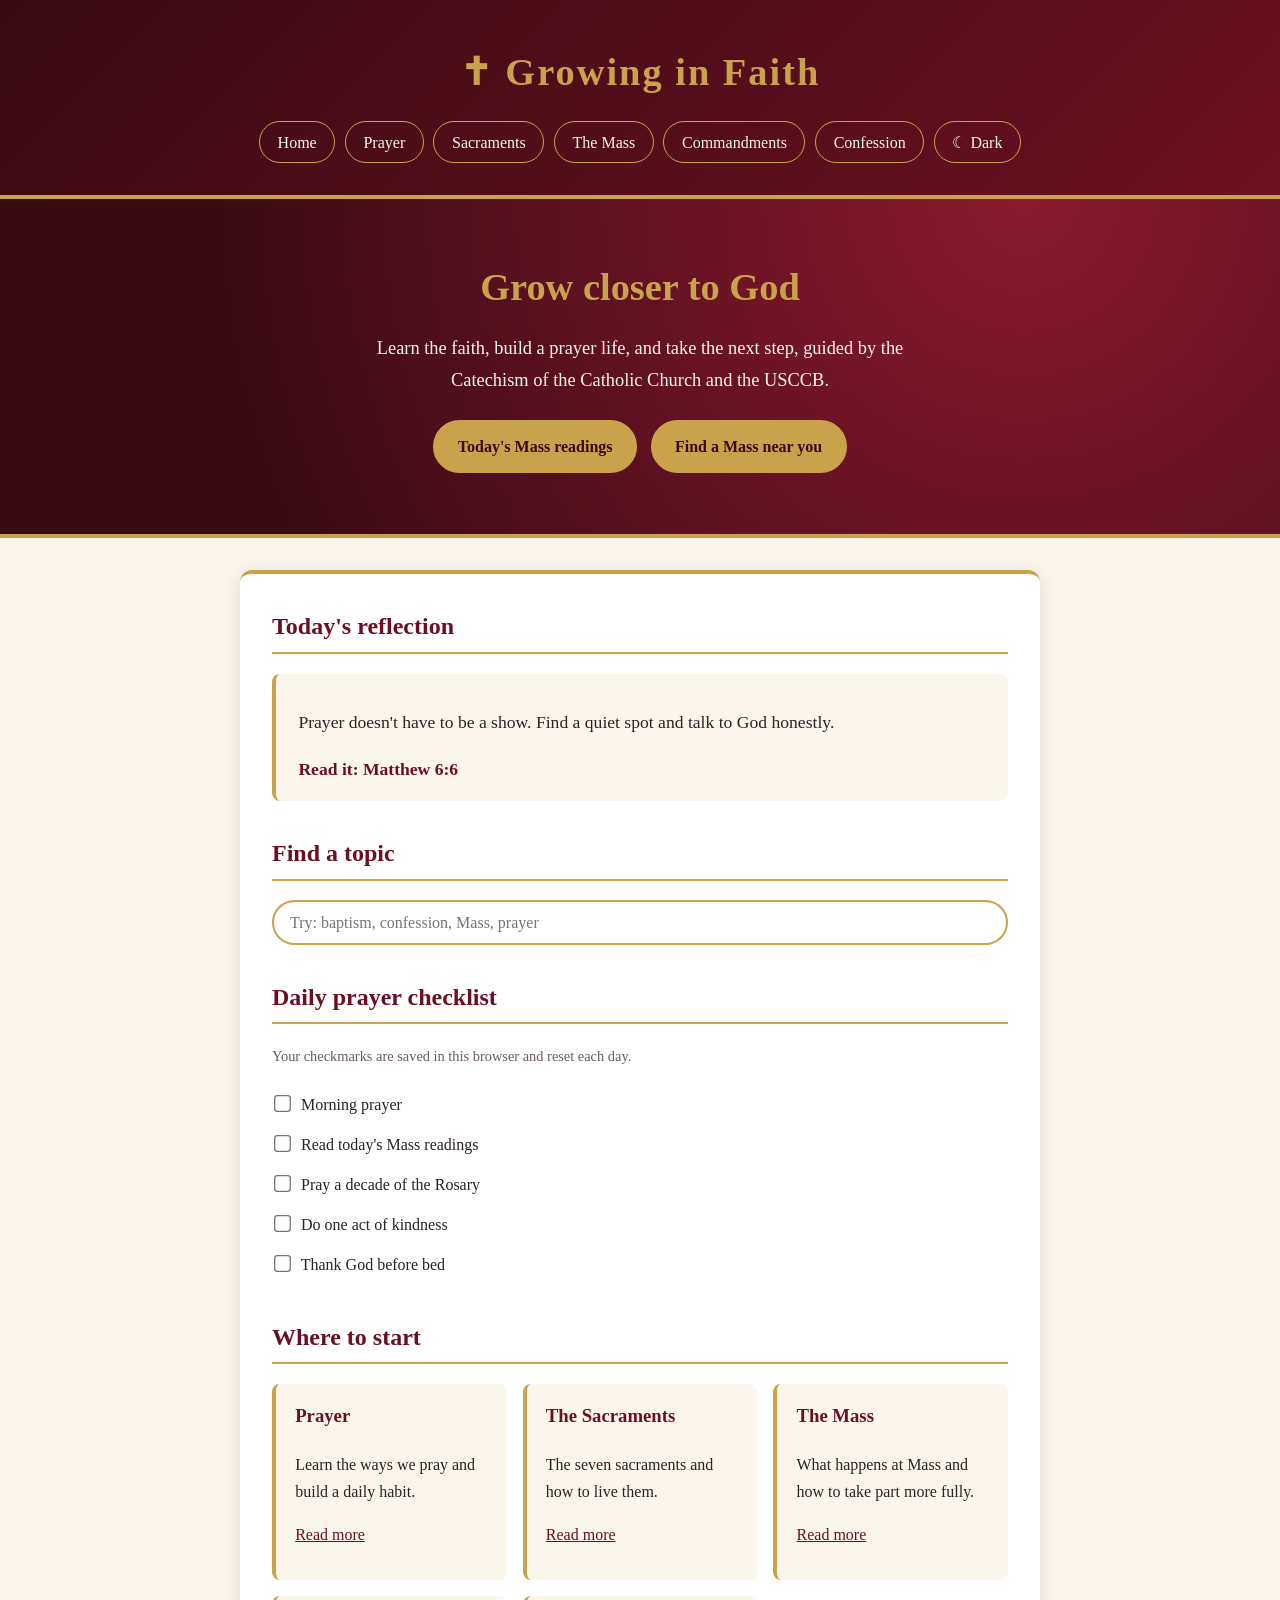
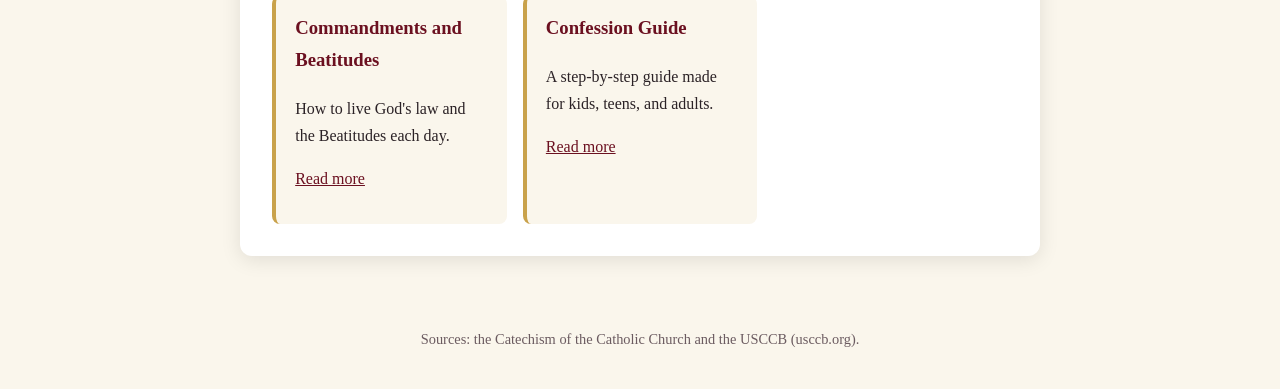
<file: index.html>
<!DOCTYPE html>
<html lang="en">
<head>
  <meta charset="UTF-8">
  <meta name="viewport" content="width=device-width, initial-scale=1">
  <title>Growing in Faith</title>
  <link rel="stylesheet" href="style.css">
  <link rel="icon" type="image/svg+xml" href="favicon.svg">
</head>
<body>
  <header>
    <h1><span class="cross">&#10013;</span> Growing in Faith</h1>
    <nav>
      <a href="index.html">Home</a>
      <a href="prayer.html">Prayer</a>
      <a href="sacraments.html">Sacraments</a>
      <a href="mass.html">The Mass</a>
      <a href="commandments.html">Commandments</a>
      <a href="confession.html">Confession</a>
    </nav>
  </header>

  <section class="hero">
    <h2>Grow closer to God</h2>
    <p>Learn the faith, build a prayer life, and take the next step,
    guided by the Catechism of the Catholic Church and the USCCB.</p>
    <a class="button" href="https://bible.usccb.org/daily-bible-reading" target="_blank" rel="noopener">Today's Mass readings</a>
    <a class="button" href="https://masstimes.org" target="_blank" rel="noopener">Find a Mass near you</a>
  </section>

  <main>
    <h2>Today's reflection</h2>
    <div class="daily">
      <p id="daily-text"></p>
      <p class="ref" id="daily-ref"></p>
    </div>

    <h2>Find a topic</h2>
    <input id="search-box" type="search" placeholder="Try: baptism, confession, Mass, prayer">
    <div id="search-results"></div>

    <h2>Daily prayer checklist</h2>
    <p class="small">Your checkmarks are saved in this browser and reset each day.</p>
    <ul id="checklist"></ul>

    <h2>Where to start</h2>
    <div class="cards">
      <div class="card">
        <h3>Prayer</h3>
        <p>Learn the ways we pray and build a daily habit.</p>
        <p><a href="prayer.html">Read more</a></p>
      </div>
      <div class="card">
        <h3>The Sacraments</h3>
        <p>The seven sacraments and how to live them.</p>
        <p><a href="sacraments.html">Read more</a></p>
      </div>
      <div class="card">
        <h3>The Mass</h3>
        <p>What happens at Mass and how to take part more fully.</p>
        <p><a href="mass.html">Read more</a></p>
      </div>      <div class="card">
        <h3>Commandments and Beatitudes</h3>
        <p>How to live God's law and the Beatitudes each day.</p>
        <p><a href="commandments.html">Read more</a></p>
      </div>      <div class="card">
        <h3>Confession Guide</h3>
        <p>A step-by-step guide made for kids, teens, and adults.</p>
        <p><a href="confession.html">Read more</a></p>
      </div>
    </div>
  </main>

  <footer>
    <p>Sources: the Catechism of the Catholic Church and the USCCB (usccb.org).</p>
  </footer>

  <script src="script.js"></script>
  <script src="theme.js"></script>
  <script src="animations.js"></script>
  <script src="effects.js"></script>
</body>
</html>
</file>
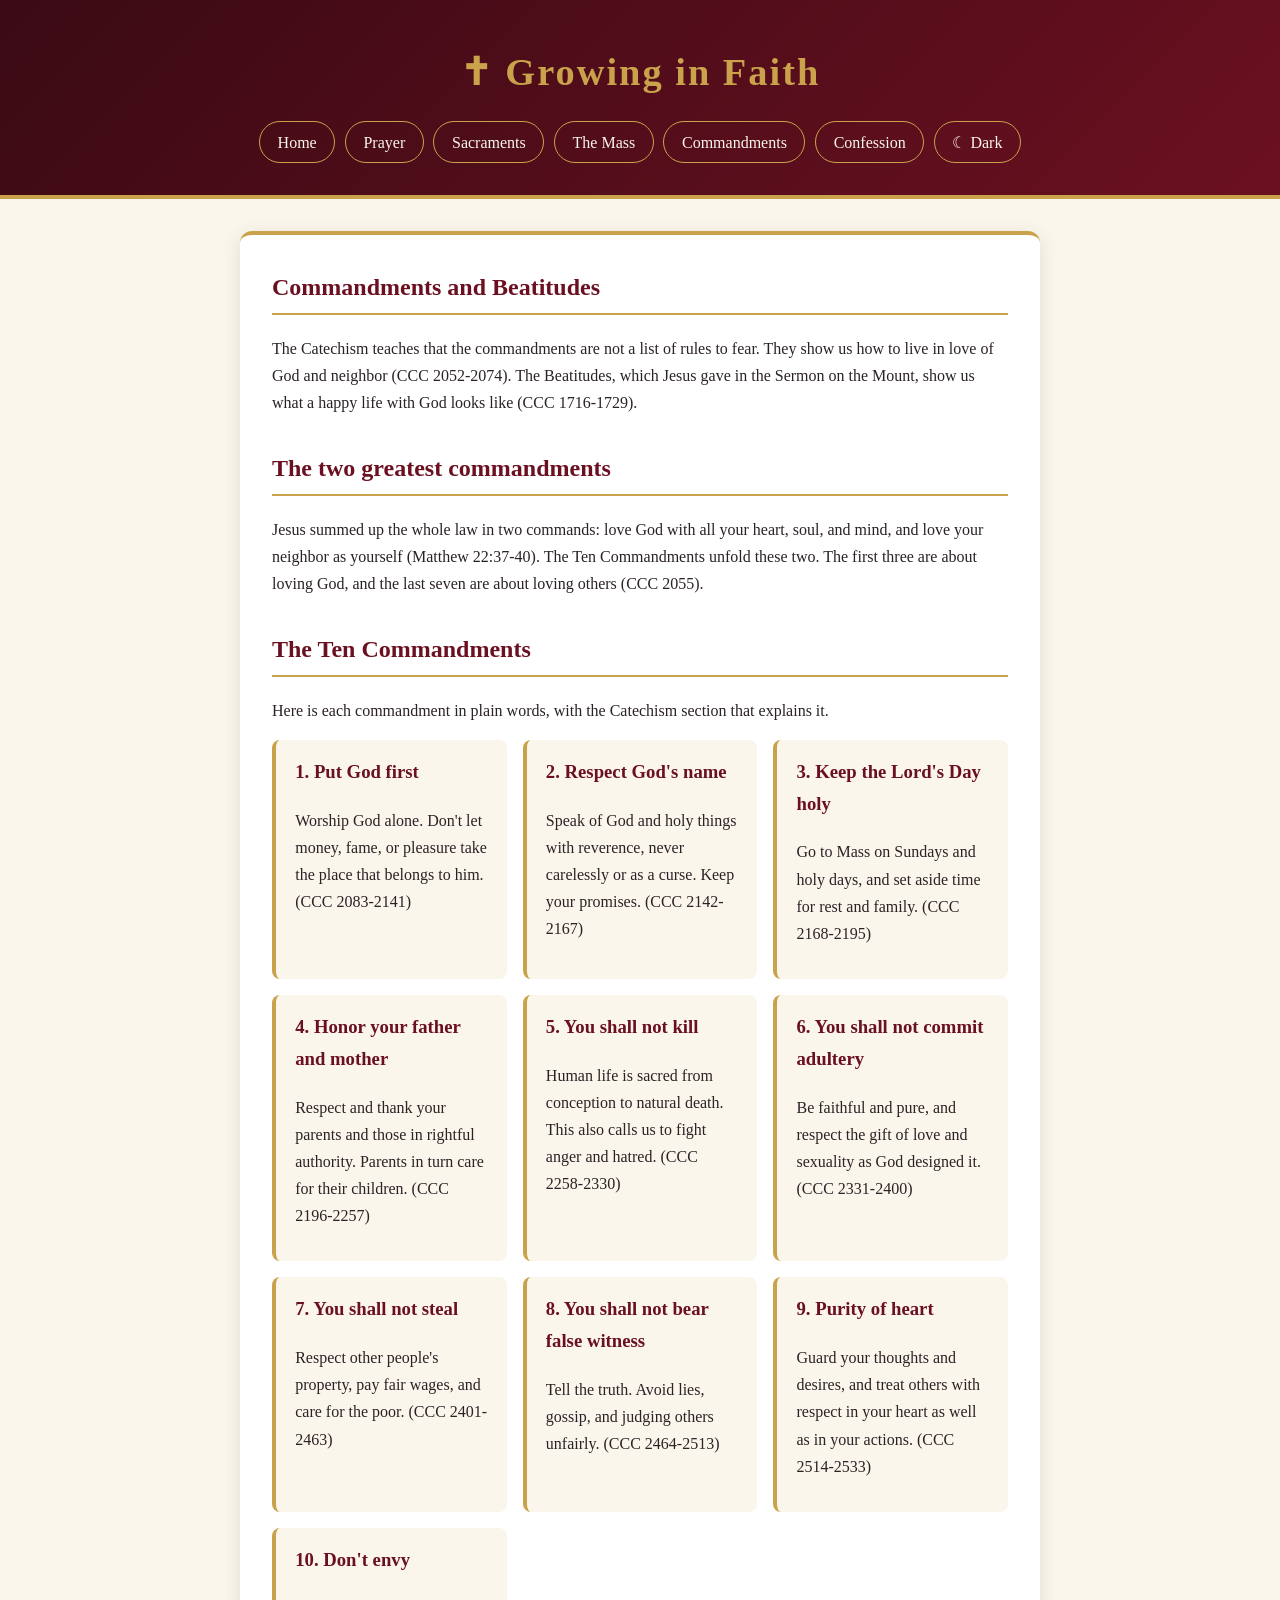
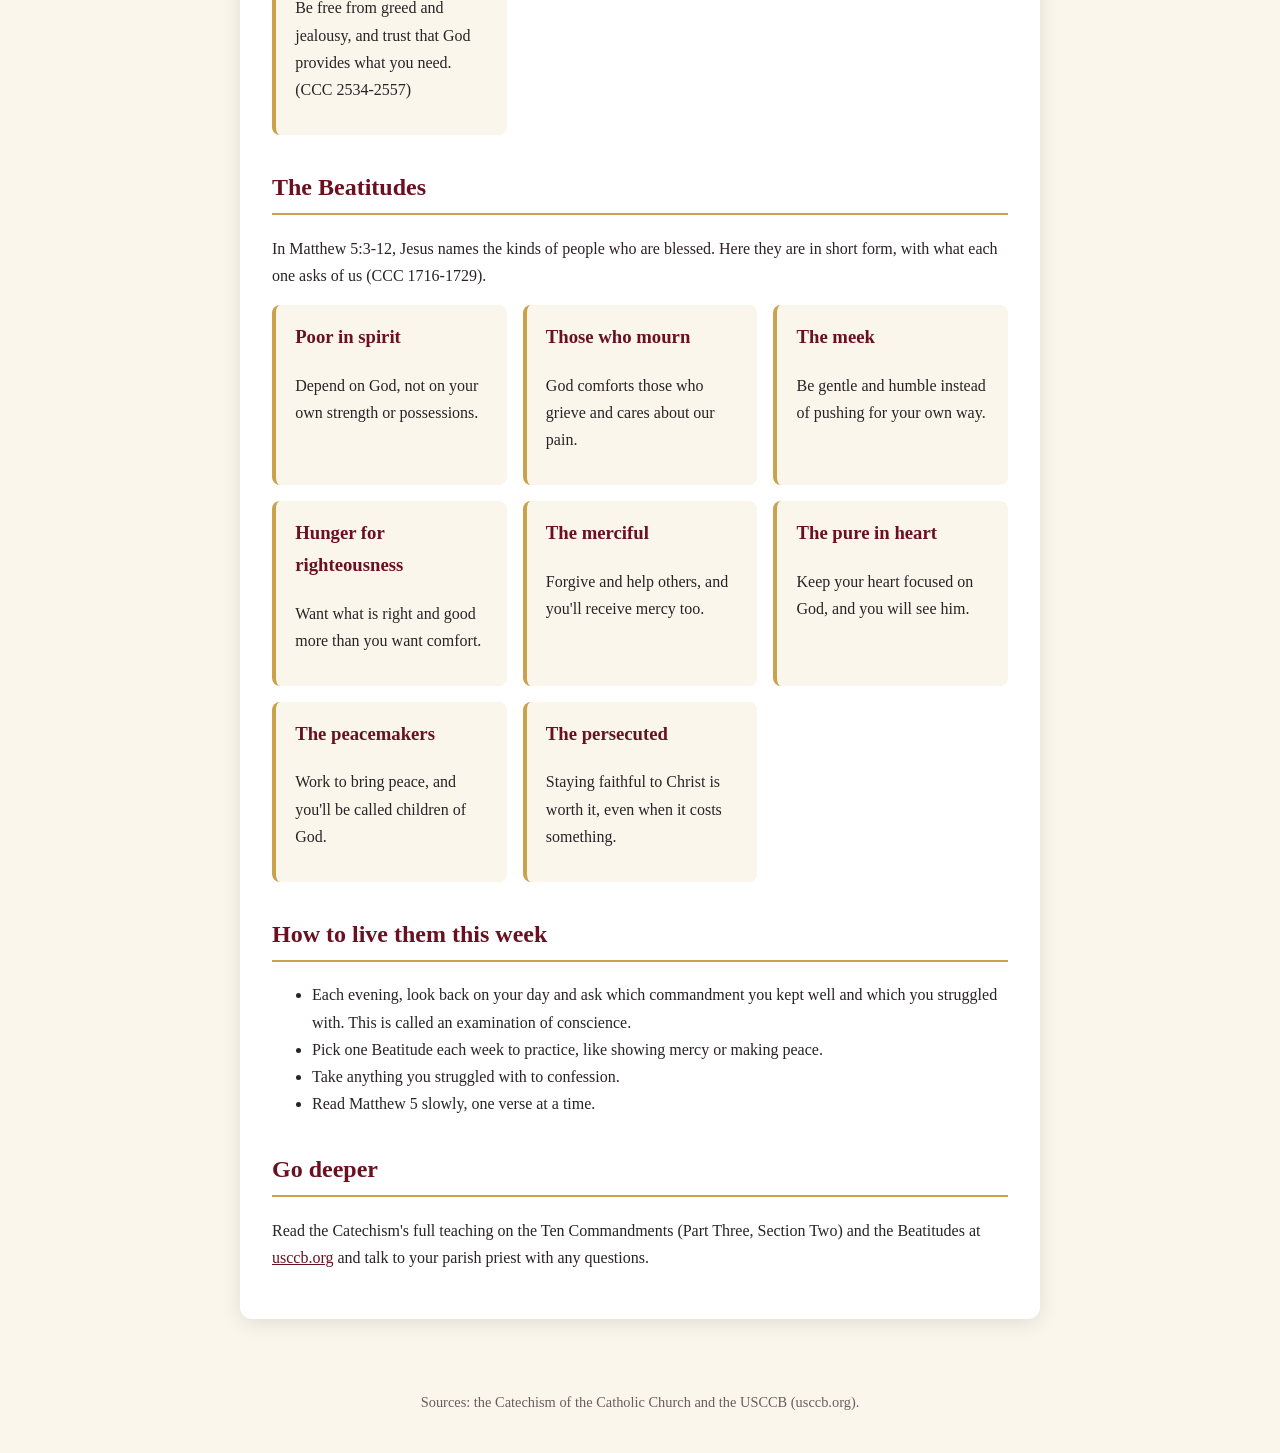
<file: commandments.html>
<!DOCTYPE html>
<html lang="en">
<head>
  <meta charset="UTF-8">
  <meta name="viewport" content="width=device-width, initial-scale=1">
  <title>Commandments and Beatitudes - Growing in Faith</title>
  <link rel="stylesheet" href="style.css">
</head>
<body>
  <header>
    <h1><span class="cross">&#10013;</span> Growing in Faith</h1>
    <nav>
      <a href="index.html">Home</a>
      <a href="prayer.html">Prayer</a>
      <a href="sacraments.html">Sacraments</a>
      <a href="mass.html">The Mass</a>
      <a href="commandments.html">Commandments</a>
      <a href="confession.html">Confession</a>
    </nav>
  </header>

  <main>
    <h2>Commandments and Beatitudes</h2>
    <p>The Catechism teaches that the commandments are not a list of
    rules to fear. They show us how to live in love of God and neighbor
    (CCC 2052-2074). The Beatitudes, which Jesus gave in the Sermon on
    the Mount, show us what a happy life with God looks like
    (CCC 1716-1729).</p>

    <h2>The two greatest commandments</h2>
    <p>Jesus summed up the whole law in two commands: love God with all
    your heart, soul, and mind, and love your neighbor as yourself
    (Matthew 22:37-40). The Ten Commandments unfold these two. The first
    three are about loving God, and the last seven are about loving
    others (CCC 2055).</p>

    <h2>The Ten Commandments</h2>
    <p>Here is each commandment in plain words, with the Catechism
    section that explains it.</p>

    <div class="cards">
      <div class="card">
        <h3>1. Put God first</h3>
        <p>Worship God alone. Don't let money, fame, or pleasure take the
        place that belongs to him. (CCC 2083-2141)</p>
      </div>
      <div class="card">
        <h3>2. Respect God's name</h3>
        <p>Speak of God and holy things with reverence, never carelessly
        or as a curse. Keep your promises. (CCC 2142-2167)</p>
      </div>
      <div class="card">
        <h3>3. Keep the Lord's Day holy</h3>
        <p>Go to Mass on Sundays and holy days, and set aside time for
        rest and family. (CCC 2168-2195)</p>
      </div>
      <div class="card">
        <h3>4. Honor your father and mother</h3>
        <p>Respect and thank your parents and those in rightful
        authority. Parents in turn care for their children.
        (CCC 2196-2257)</p>
      </div>
      <div class="card">
        <h3>5. You shall not kill</h3>
        <p>Human life is sacred from conception to natural death. This
        also calls us to fight anger and hatred. (CCC 2258-2330)</p>
      </div>
      <div class="card">
        <h3>6. You shall not commit adultery</h3>
        <p>Be faithful and pure, and respect the gift of love and
        sexuality as God designed it. (CCC 2331-2400)</p>
      </div>
      <div class="card">
        <h3>7. You shall not steal</h3>
        <p>Respect other people's property, pay fair wages, and care
        for the poor. (CCC 2401-2463)</p>
      </div>
      <div class="card">
        <h3>8. You shall not bear false witness</h3>
        <p>Tell the truth. Avoid lies, gossip, and judging others
        unfairly. (CCC 2464-2513)</p>
      </div>
      <div class="card">
        <h3>9. Purity of heart</h3>
        <p>Guard your thoughts and desires, and treat others with
        respect in your heart as well as in your actions.
        (CCC 2514-2533)</p>
      </div>
      <div class="card">
        <h3>10. Don't envy</h3>
        <p>Be free from greed and jealousy, and trust that God provides
        what you need. (CCC 2534-2557)</p>
      </div>
    </div>

    <h2>The Beatitudes</h2>
    <p>In Matthew 5:3-12, Jesus names the kinds of people who are
    blessed. Here they are in short form, with what each one asks of
    us (CCC 1716-1729).</p>

    <div class="cards">
      <div class="card">
        <h3>Poor in spirit</h3>
        <p>Depend on God, not on your own strength or possessions.</p>
      </div>
      <div class="card">
        <h3>Those who mourn</h3>
        <p>God comforts those who grieve and cares about our pain.</p>
      </div>
      <div class="card">
        <h3>The meek</h3>
        <p>Be gentle and humble instead of pushing for your own way.</p>
      </div>
      <div class="card">
        <h3>Hunger for righteousness</h3>
        <p>Want what is right and good more than you want comfort.</p>
      </div>
      <div class="card">
        <h3>The merciful</h3>
        <p>Forgive and help others, and you'll receive mercy too.</p>
      </div>
      <div class="card">
        <h3>The pure in heart</h3>
        <p>Keep your heart focused on God, and you will see him.</p>
      </div>
      <div class="card">
        <h3>The peacemakers</h3>
        <p>Work to bring peace, and you'll be called children of God.</p>
      </div>
      <div class="card">
        <h3>The persecuted</h3>
        <p>Staying faithful to Christ is worth it, even when it costs
        something.</p>
      </div>
    </div>

    <h2>How to live them this week</h2>
    <ul>
      <li>Each evening, look back on your day and ask which commandment you kept well and which you struggled with. This is called an examination of conscience.</li>
      <li>Pick one Beatitude each week to practice, like showing mercy or making peace.</li>
      <li>Take anything you struggled with to confession.</li>
      <li>Read Matthew 5 slowly, one verse at a time.</li>
    </ul>

    <h2>Go deeper</h2>
    <p>Read the Catechism's full teaching on the Ten Commandments
    (Part Three, Section Two) and the Beatitudes at
    <a href="https://www.usccb.org/sites/default/files/flipbooks/catechism/">usccb.org</a>
    and talk to your parish priest with any questions.</p>
  </main>

  <footer>
    <p>Sources: the Catechism of the Catholic Church and the USCCB (usccb.org).</p>
  </footer>

  <script src="theme.js"></script>
  <script src="animations.js"></script>
  <script src="effects.js"></script>
</body>
</html>
</file>
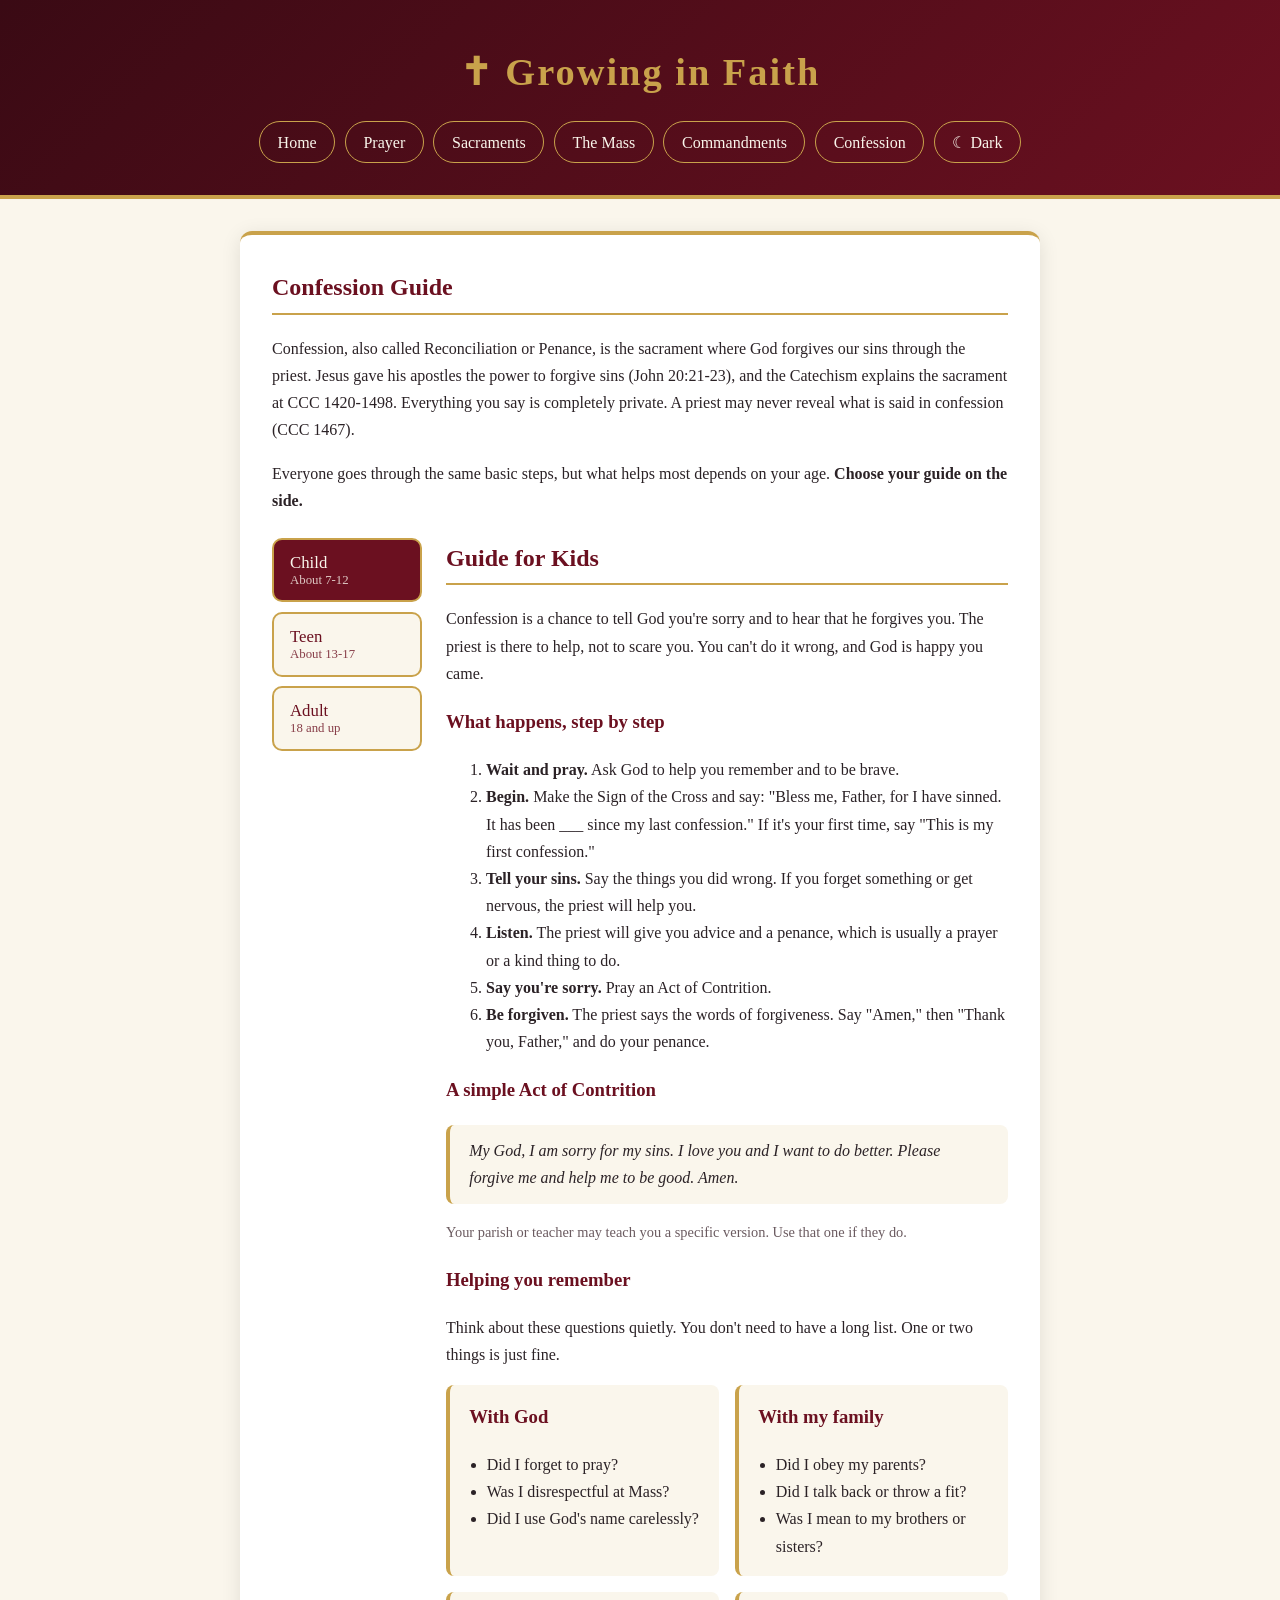
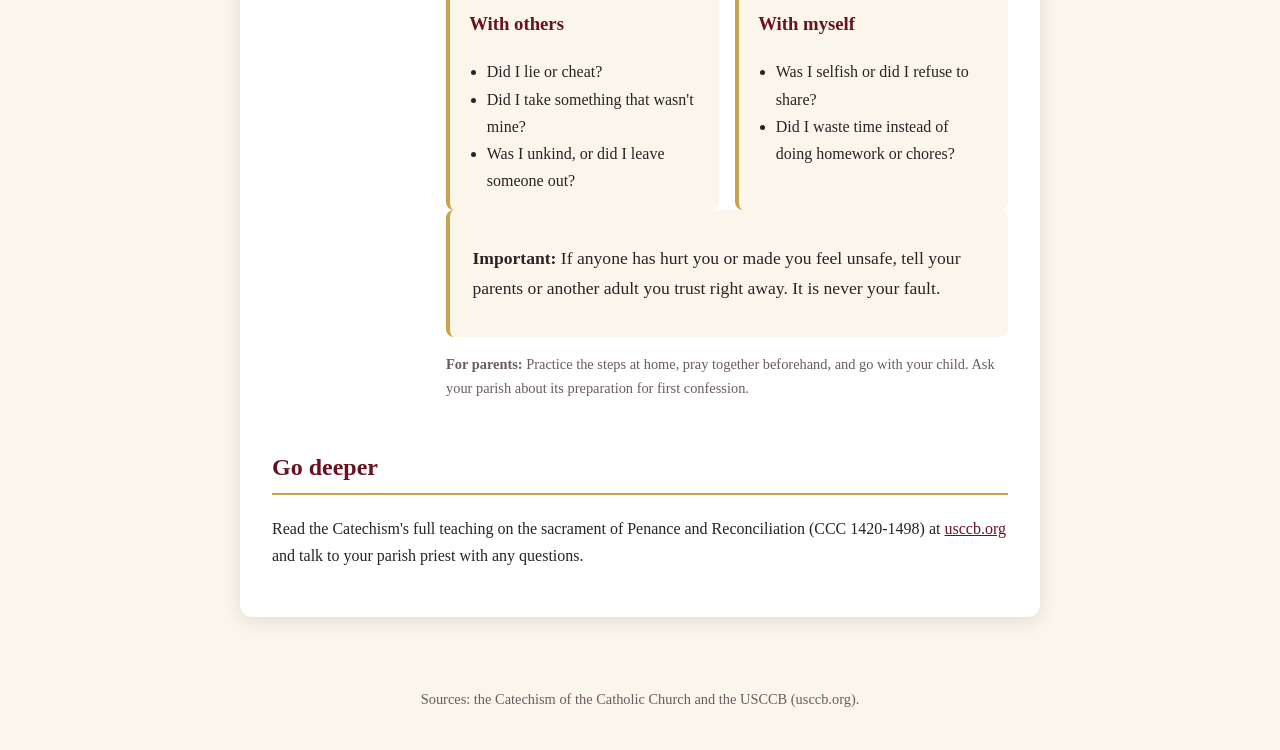
<file: confession.html>
<!DOCTYPE html>
<html lang="en">
<head>
  <meta charset="UTF-8">
  <meta name="viewport" content="width=device-width, initial-scale=1">
  <title>Confession Guide - Growing in Faith</title>
  <link rel="stylesheet" href="style.css">
</head>
<body>
  <header>
    <h1><span class="cross">&#10013;</span> Growing in Faith</h1>
    <nav>
      <a href="index.html">Home</a>
      <a href="prayer.html">Prayer</a>
      <a href="sacraments.html">Sacraments</a>
      <a href="mass.html">The Mass</a>
      <a href="commandments.html">Commandments</a>
      <a href="confession.html">Confession</a>
    </nav>
  </header>

  <main>
    <h2>Confession Guide</h2>
    <p>Confession, also called Reconciliation or Penance, is the sacrament
    where God forgives our sins through the priest. Jesus gave his apostles
    the power to forgive sins (John 20:21-23), and the Catechism explains
    the sacrament at CCC 1420-1498. Everything you say is completely
    private. A priest may never reveal what is said in confession
    (CCC 1467).</p>
    <p>Everyone goes through the same basic steps, but what helps most
    depends on your age. <strong>Choose your guide on the side.</strong></p>

    <div class="tabs-layout">
      <div class="tab-list" role="tablist" aria-label="Choose your age group">
        <button class="tab-btn" data-tab="child" role="tab">Child<small>About 7-12</small></button>
        <button class="tab-btn" data-tab="teen" role="tab">Teen<small>About 13-17</small></button>
        <button class="tab-btn" data-tab="adult" role="tab">Adult<small>18 and up</small></button>
      </div>

      <div class="tab-content">

        <!-- ================= CHILD ================= -->
        <section class="tab-panel" id="child">
          <h2>Guide for Kids</h2>
          <p>Confession is a chance to tell God you're sorry and to hear
          that he forgives you. The priest is there to help, not to
          scare you. You can't do it wrong, and God is happy you came.</p>

          <h3>What happens, step by step</h3>
          <ol>
            <li><strong>Wait and pray.</strong> Ask God to help you remember and to be brave.</li>
            <li><strong>Begin.</strong> Make the Sign of the Cross and say: "Bless me, Father, for I have sinned. It has been ___ since my last confession." If it's your first time, say "This is my first confession."</li>
            <li><strong>Tell your sins.</strong> Say the things you did wrong. If you forget something or get nervous, the priest will help you.</li>
            <li><strong>Listen.</strong> The priest will give you advice and a penance, which is usually a prayer or a kind thing to do.</li>
            <li><strong>Say you're sorry.</strong> Pray an Act of Contrition.</li>
            <li><strong>Be forgiven.</strong> The priest says the words of forgiveness. Say "Amen," then "Thank you, Father," and do your penance.</li>
          </ol>

          <h3>A simple Act of Contrition</h3>
          <p class="prayer-text">My God, I am sorry for my sins. I love you
          and I want to do better. Please forgive me and help me
          to be good. Amen.</p>
          <p class="small">Your parish or teacher may teach you a specific
          version. Use that one if they do.</p>

          <h3>Helping you remember</h3>
          <p>Think about these questions quietly. You don't need to have a
          long list. One or two things is just fine.</p>
          <div class="cards">
            <div class="card">
              <h3>With God</h3>
              <ul>
                <li>Did I forget to pray?</li>
                <li>Was I disrespectful at Mass?</li>
                <li>Did I use God's name carelessly?</li>
              </ul>
            </div>
            <div class="card">
              <h3>With my family</h3>
              <ul>
                <li>Did I obey my parents?</li>
                <li>Did I talk back or throw a fit?</li>
                <li>Was I mean to my brothers or sisters?</li>
              </ul>
            </div>
            <div class="card">
              <h3>With others</h3>
              <ul>
                <li>Did I lie or cheat?</li>
                <li>Did I take something that wasn't mine?</li>
                <li>Was I unkind, or did I leave someone out?</li>
              </ul>
            </div>
            <div class="card">
              <h3>With myself</h3>
              <ul>
                <li>Was I selfish or did I refuse to share?</li>
                <li>Did I waste time instead of doing homework or chores?</li>
              </ul>
            </div>
          </div>

          <div class="daily">
            <p><strong>Important:</strong> If anyone has hurt you or made
            you feel unsafe, tell your parents or another adult you trust
            right away. It is never your fault.</p>
          </div>

          <p class="small"><strong>For parents:</strong> Practice the steps at
          home, pray together beforehand, and go with your child. Ask your
          parish about its preparation for first confession.</p>
        </section>

        <!-- ================= TEEN ================= -->
        <section class="tab-panel" id="teen">
          <h2>Guide for Teens</h2>
          <p>Confession is for real life, and the priest has heard it all.
          He's there to help you, not to judge you. It's private, and it
          is one of the best ways to reset when things feel heavy.</p>

          <h3>What happens, step by step</h3>
          <ol>
            <li><strong>Prepare.</strong> Take a few quiet minutes to pray and think back over your life since your last confession.</li>
            <li><strong>Begin.</strong> Make the Sign of the Cross and say: "Bless me, Father, for I have sinned. It has been ___ since my last confession."</li>
            <li><strong>Confess.</strong> Tell your sins honestly. For serious sins, say what it was and about how often (CCC 1456). If you're nervous, it's fine to say so.</li>
            <li><strong>Listen.</strong> The priest may give advice and will give you a penance.</li>
            <li><strong>Act of Contrition.</strong> Pray it, in your own words or a traditional form.</li>
            <li><strong>Absolution.</strong> The priest forgives you in God's name. Then do your penance.</li>
          </ol>

          <h3>A traditional Act of Contrition</h3>
          <p class="prayer-text">O my God, I am heartily sorry for having
          offended Thee, and I detest all my sins because of Thy just
          punishments, but most of all because they offend Thee, my God,
          who art all good and deserving of all my love. I firmly resolve,
          with the help of Thy grace, to sin no more and to avoid the near
          occasion of sin. Amen.</p>

          <h3>Looking honestly at your life</h3>
          <div class="cards">
            <div class="card">
              <h3>Faith</h3>
              <ul>
                <li>Did I skip Mass or prayer without a good reason?</li>
                <li>Was I embarrassed to be Catholic?</li>
                <li>Did I treat holy things as a joke?</li>
              </ul>
            </div>
            <div class="card">
              <h3>Family</h3>
              <ul>
                <li>Did I disrespect or lie to my parents?</li>
                <li>Did I ignore rules I knew were reasonable?</li>
                <li>Was I cruel to siblings?</li>
              </ul>
            </div>
            <div class="card">
              <h3>Friends and school</h3>
              <ul>
                <li>Did I cheat, lie, or gossip?</li>
                <li>Did I bully, tease, or leave someone out?</li>
                <li>Did I give in to peer pressure?</li>
              </ul>
            </div>
            <div class="card">
              <h3>Phone and online</h3>
              <ul>
                <li>Did I say or post cruel things?</li>
                <li>Did I look at, send, or share things that disrespect me or others?</li>
                <li>Did screens take over my time, sleep, or prayer?</li>
              </ul>
            </div>
            <div class="card">
              <h3>Choices and body</h3>
              <ul>
                <li>Did I misuse alcohol or drugs?</li>
                <li>Did I treat my body and other people with respect?</li>
                <li>Did I pressure anyone to do something they didn't want to?</li>
              </ul>
            </div>
          </div>

          <h3>Tips</h3>
          <ul>
            <li>Not sure if something is serious? Say it and ask the priest.</li>
            <li>Nervous about face to face? Many parishes offer a screen.</li>
            <li>You can ask questions about faith or life in confession too.</li>
            <li>Doubts and questions about faith aren't sins. Bring them up.</li>
          </ul>

          <div class="daily">
            <p><strong>If things feel heavy:</strong> If you're struggling
            with depression, anxiety, or thoughts of hurting yourself, please
            talk to a parent, school counselor, or another trusted adult. In
            the US you can call or text <strong>988</strong> any time. If
            someone is hurting or abusing you, tell a trusted adult right
            away.</p>
          </div>
        </section>

        <!-- ================= ADULT ================= -->
        <section class="tab-panel" id="adult">
          <h2>Guide for Adults</h2>
          <p>Whether you go often or haven't been in years, the door is
          open. The Catechism teaches that mercy is always available
          (CCC 1422, 1446). The Church asks Catholics to confess serious
          sins at least once a year (CCC 2042), and before receiving
          Communion if they are aware of serious sin (CCC 1385).</p>

          <h3>What happens, step by step</h3>
          <ol>
            <li><strong>Examine your conscience.</strong> Pray and review your life since your last confession.</li>
            <li><strong>Be sorry.</strong> Contrition, real sorrow and the desire to change, is the most important part (CCC 1451-1454).</li>
            <li><strong>Begin.</strong> Sign of the Cross, then: "Bless me, Father, for I have sinned. It has been ___ since my last confession."</li>
            <li><strong>Confess.</strong> Name your sins simply and honestly. Serious sins must be confessed by kind and number (CCC 1456). Confessing lesser sins is also encouraged (CCC 1458).</li>
            <li><strong>Penance.</strong> The priest gives advice and a penance to help repair and heal (CCC 1459-1460).</li>
            <li><strong>Act of Contrition and absolution.</strong> Pray the Act of Contrition while the priest absolves you.</li>
            <li><strong>Give thanks.</strong> Do your penance and thank God.</li>
          </ol>

          <h3>A traditional Act of Contrition</h3>
          <p class="prayer-text">O my God, I am heartily sorry for having
          offended Thee, and I detest all my sins because of Thy just
          punishments, but most of all because they offend Thee, my God,
          who art all good and deserving of all my love. I firmly resolve,
          with the help of Thy grace, to sin no more and to avoid the near
          occasion of sin. Amen.</p>

          <h3>Examination of conscience</h3>
          <p>This follows the Ten Commandments. See the
          <a href="commandments.html">Commandments page</a> for more.</p>
          <div class="cards">
            <div class="card">
              <h3>God first (1st to 3rd)</h3>
              <ul>
                <li>Have I made prayer a priority?</li>
                <li>Have I put money, work, or pleasure before God?</li>
                <li>Did I miss Sunday Mass without good reason?</li>
                <li>Have I used God's name carelessly?</li>
              </ul>
            </div>
            <div class="card">
              <h3>Family and duty (4th)</h3>
              <ul>
                <li>Have I been patient with my family?</li>
                <li>Have I neglected my duties at home or work?</li>
                <li>Have I honored my parents and cared for them?</li>
              </ul>
            </div>
            <div class="card">
              <h3>Anger and life (5th)</h3>
              <ul>
                <li>Have I held grudges or refused to forgive?</li>
                <li>Have I been harsh in words or actions?</li>
                <li>Have I harmed my health through abuse of alcohol or drugs?</li>
              </ul>
            </div>
            <div class="card">
              <h3>Faithfulness and purity (6th, 9th)</h3>
              <ul>
                <li>Have I been faithful in thought and action?</li>
                <li>Have I guarded my eyes and mind, including online?</li>
                <li>Have I respected others as persons, not objects?</li>
              </ul>
            </div>
            <div class="card">
              <h3>Honesty and money (7th, 8th)</h3>
              <ul>
                <li>Have I been honest at work and with money?</li>
                <li>Have I been generous to those in need?</li>
                <li>Have I lied, gossiped, or damaged someone's reputation?</li>
              </ul>
            </div>
            <div class="card">
              <h3>Contentment (10th)</h3>
              <ul>
                <li>Have I been envious or greedy?</li>
                <li>Have I trusted God to provide?</li>
                <li>Have I failed to do good I could have done?</li>
              </ul>
            </div>
          </div>

          <h3>Tips</h3>
          <ul>
            <li>It's been a long time? Just say so. The priest will guide you and there's no need to be afraid.</li>
            <li>You can't say it wrong. If you forget something, it's still forgiven.</li>
            <li>Call your parish office to find confession times or to make an appointment.</li>
            <li>Consider going regularly. Many Catholics go monthly.</li>
          </ul>
        </section>

      </div>
    </div>

    <h2>Go deeper</h2>
    <p>Read the Catechism's full teaching on the sacrament of Penance and
    Reconciliation (CCC 1420-1498) at
    <a href="https://www.usccb.org/sites/default/files/flipbooks/catechism/">usccb.org</a>
    and talk to your parish priest with any questions.</p>
  </main>

  <footer>
    <p>Sources: the Catechism of the Catholic Church and the USCCB (usccb.org).</p>
  </footer>

  <script src="theme.js"></script>
  <script src="animations.js"></script>
  <script src="effects.js"></script>
  <script src="tabs.js"></script>
</body>
</html>
</file>
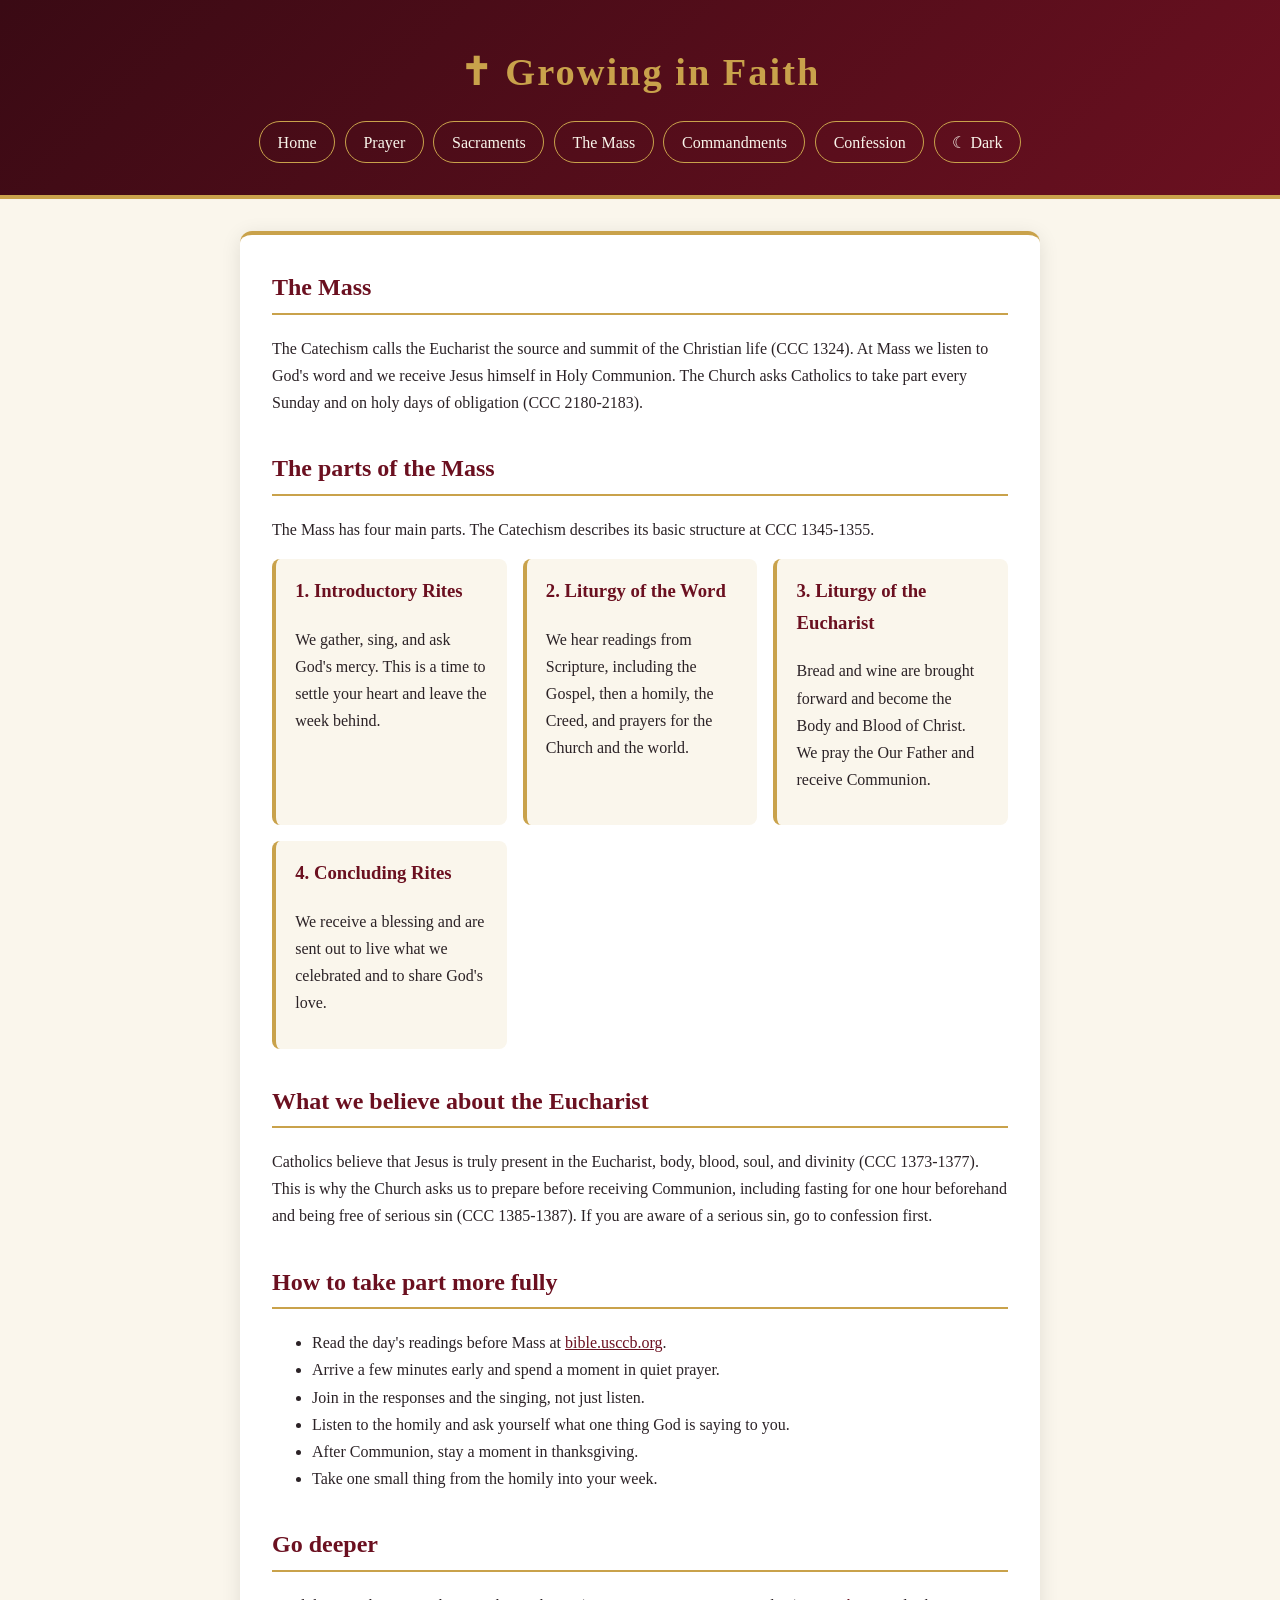
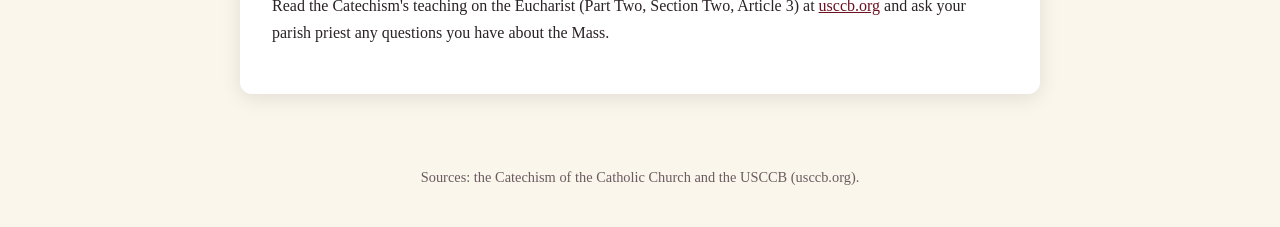
<file: mass.html>
<!DOCTYPE html>
<html lang="en">
<head>
  <meta charset="UTF-8">
  <meta name="viewport" content="width=device-width, initial-scale=1">
  <title>The Mass - Growing in Faith</title>
  <link rel="stylesheet" href="style.css">
</head>
<body>
  <header>
    <h1><span class="cross">&#10013;</span> Growing in Faith</h1>
    <nav>
      <a href="index.html">Home</a>
      <a href="prayer.html">Prayer</a>
      <a href="sacraments.html">Sacraments</a>
      <a href="mass.html">The Mass</a>
      <a href="commandments.html">Commandments</a>
      <a href="confession.html">Confession</a>
    </nav>
  </header>

  <main>
    <h2>The Mass</h2>
    <p>The Catechism calls the Eucharist the source and summit of the
    Christian life (CCC 1324). At Mass we listen to God's word and we
    receive Jesus himself in Holy Communion. The Church asks Catholics to
    take part every Sunday and on holy days of obligation
    (CCC 2180-2183).</p>

    <h2>The parts of the Mass</h2>
    <p>The Mass has four main parts. The Catechism describes its basic
    structure at CCC 1345-1355.</p>

    <div class="cards">
      <div class="card">
        <h3>1. Introductory Rites</h3>
        <p>We gather, sing, and ask God's mercy. This is a time to settle
        your heart and leave the week behind.</p>
      </div>
      <div class="card">
        <h3>2. Liturgy of the Word</h3>
        <p>We hear readings from Scripture, including the Gospel, then a
        homily, the Creed, and prayers for the Church and the world.</p>
      </div>
      <div class="card">
        <h3>3. Liturgy of the Eucharist</h3>
        <p>Bread and wine are brought forward and become the Body and
        Blood of Christ. We pray the Our Father and receive Communion.</p>
      </div>
      <div class="card">
        <h3>4. Concluding Rites</h3>
        <p>We receive a blessing and are sent out to live what we
        celebrated and to share God's love.</p>
      </div>
    </div>

    <h2>What we believe about the Eucharist</h2>
    <p>Catholics believe that Jesus is truly present in the Eucharist,
    body, blood, soul, and divinity (CCC 1373-1377). This is why the
    Church asks us to prepare before receiving Communion, including
    fasting for one hour beforehand and being free of serious sin
    (CCC 1385-1387). If you are aware of a serious sin, go to
    confession first.</p>

    <h2>How to take part more fully</h2>
    <ul>
      <li>Read the day's readings before Mass at
      <a href="https://bible.usccb.org/daily-bible-reading">bible.usccb.org</a>.</li>
      <li>Arrive a few minutes early and spend a moment in quiet prayer.</li>
      <li>Join in the responses and the singing, not just listen.</li>
      <li>Listen to the homily and ask yourself what one thing God is saying to you.</li>
      <li>After Communion, stay a moment in thanksgiving.</li>
      <li>Take one small thing from the homily into your week.</li>
    </ul>

    <h2>Go deeper</h2>
    <p>Read the Catechism's teaching on the Eucharist (Part Two, Section
    Two, Article 3) at
    <a href="https://www.usccb.org/sites/default/files/flipbooks/catechism/">usccb.org</a>
    and ask your parish priest any questions you have about the Mass.</p>
  </main>

  <footer>
    <p>Sources: the Catechism of the Catholic Church and the USCCB (usccb.org).</p>
  </footer>
  <script src="theme.js"></script>
  <script src="animations.js"></script>
  <script src="effects.js"></script>
</body>
</html>
</file>
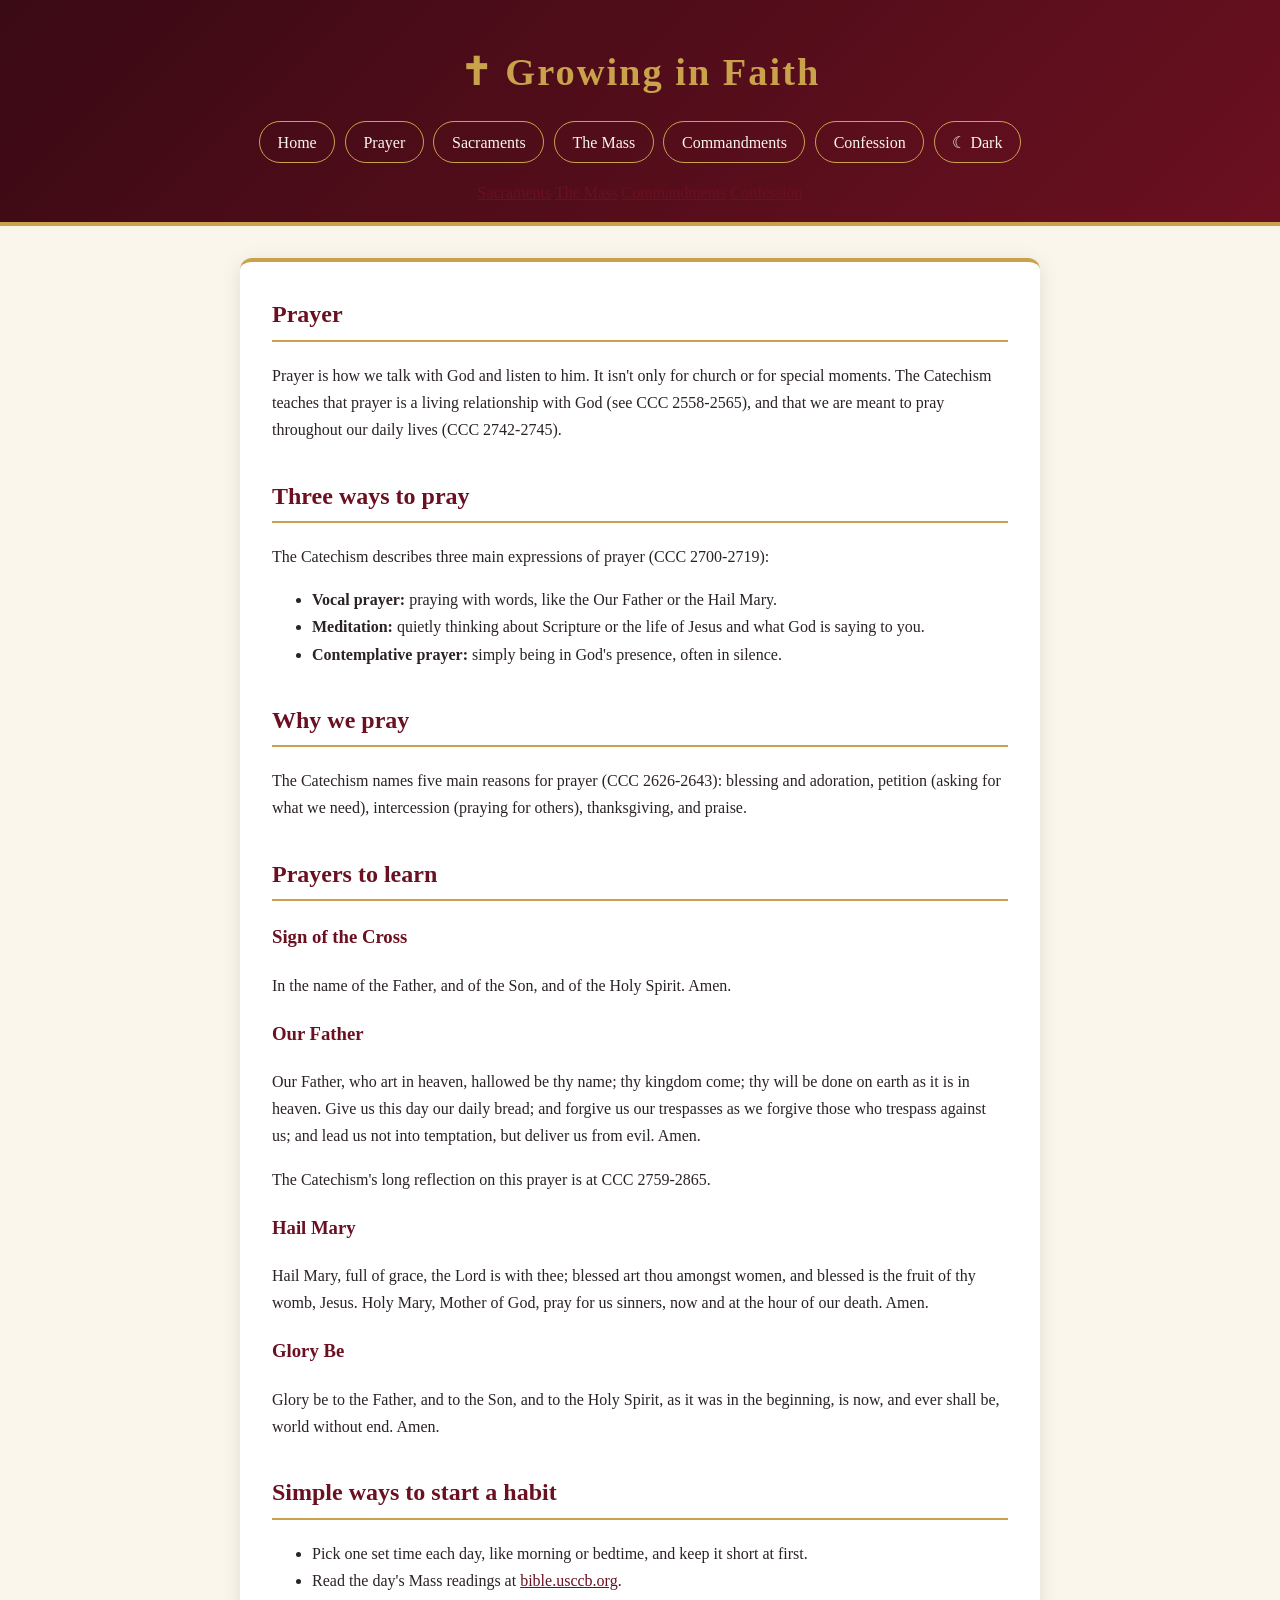
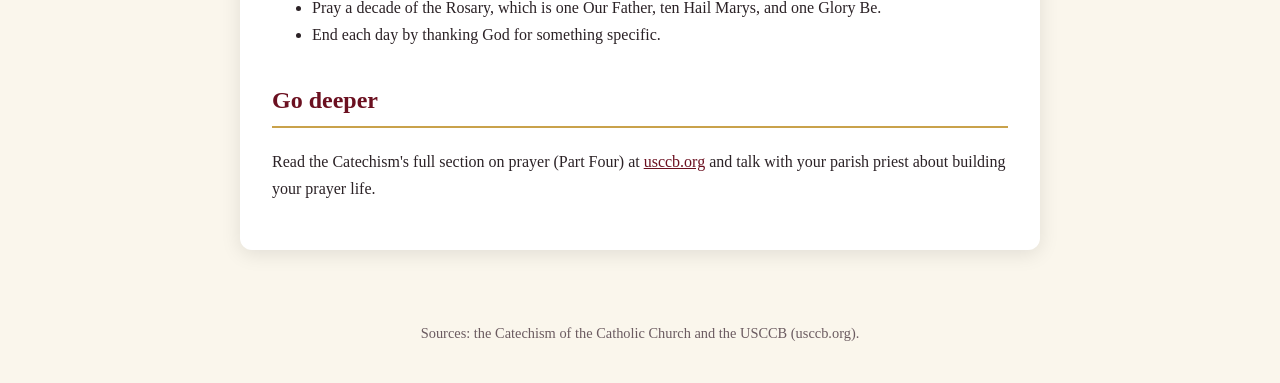
<file: prayer.html>
<!DOCTYPE html>
<html lang="en">
<head>
  <meta charset="UTF-8">
  <meta name="viewport" content="width=device-width, initial-scale=1">
  <title>Prayer - Growing in Faith</title>
  <link rel="stylesheet" href="style.css">
</head>
<body>
  <header>
    <h1><span class="cross">&#10013;</span> Growing in Faith</h1>
    <nav>
      <a href="index.html">Home</a>
      <a href="prayer.html">Prayer</a>
      <a href="sacraments.html">Sacraments</a>
      <a href="mass.html">The Mass</a>
      <a href="commandments.html">Commandments</a>
      <a href="confession.html">Confession</a>
    </nav>       <a href="sacraments.html">Sacraments</a>
      <a href="mass.html">The Mass</a>
      <a href="commandments.html">Commandments</a>
      <a href="confession.html">Confession</a>
  </header>

  <main>
    <h2>Prayer</h2>
    <p>Prayer is how we talk with God and listen to him. It isn't only for
    church or for special moments. The Catechism teaches that prayer is a
    living relationship with God (see CCC 2558-2565), and that we are
    meant to pray throughout our daily lives (CCC 2742-2745).</p>

    <h2>Three ways to pray</h2>
    <p>The Catechism describes three main expressions of prayer (CCC 2700-2719):</p>
    <ul>
      <li><strong>Vocal prayer:</strong> praying with words, like the Our Father or the Hail Mary.</li>
      <li><strong>Meditation:</strong> quietly thinking about Scripture or the life of Jesus and what God is saying to you.</li>
      <li><strong>Contemplative prayer:</strong> simply being in God's presence, often in silence.</li>
    </ul>

    <h2>Why we pray</h2>
    <p>The Catechism names five main reasons for prayer (CCC 2626-2643):
    blessing and adoration, petition (asking for what we need),
    intercession (praying for others), thanksgiving, and praise.</p>

    <h2>Prayers to learn</h2>

    <h3>Sign of the Cross</h3>
    <p>In the name of the Father, and of the Son, and of the Holy Spirit. Amen.</p>

    <h3>Our Father</h3>
    <p>Our Father, who art in heaven, hallowed be thy name;
    thy kingdom come; thy will be done on earth as it is in heaven.
    Give us this day our daily bread; and forgive us our trespasses
    as we forgive those who trespass against us;
    and lead us not into temptation, but deliver us from evil. Amen.</p>
    <p>The Catechism's long reflection on this prayer is at CCC 2759-2865.</p>

    <h3>Hail Mary</h3>
    <p>Hail Mary, full of grace, the Lord is with thee;
    blessed art thou amongst women, and blessed is the fruit of thy womb, Jesus.
    Holy Mary, Mother of God, pray for us sinners,
    now and at the hour of our death. Amen.</p>

    <h3>Glory Be</h3>
    <p>Glory be to the Father, and to the Son, and to the Holy Spirit,
    as it was in the beginning, is now, and ever shall be,
    world without end. Amen.</p>

    <h2>Simple ways to start a habit</h2>
    <ul>
      <li>Pick one set time each day, like morning or bedtime, and keep it short at first.</li>
      <li>Read the day's Mass readings at <a href="https://bible.usccb.org/daily-bible-reading">bible.usccb.org</a>.</li>
      <li>Pray a decade of the Rosary, which is one Our Father, ten Hail Marys, and one Glory Be.</li>
      <li>End each day by thanking God for something specific.</li>
    </ul>

    <h2>Go deeper</h2>
    <p>Read the Catechism's full section on prayer (Part Four) at
    <a href="https://www.usccb.org/sites/default/files/flipbooks/catechism/">usccb.org</a>
    and talk with your parish priest about building your prayer life.</p>
  </main>

  <footer>
    <p>Sources: the Catechism of the Catholic Church and the USCCB (usccb.org).</p>
  </footer>
  <script src="theme.js"></script>
  <script src="animations.js"></script>
  <script src="effects.js"></script>
</body>
</html>
</file>
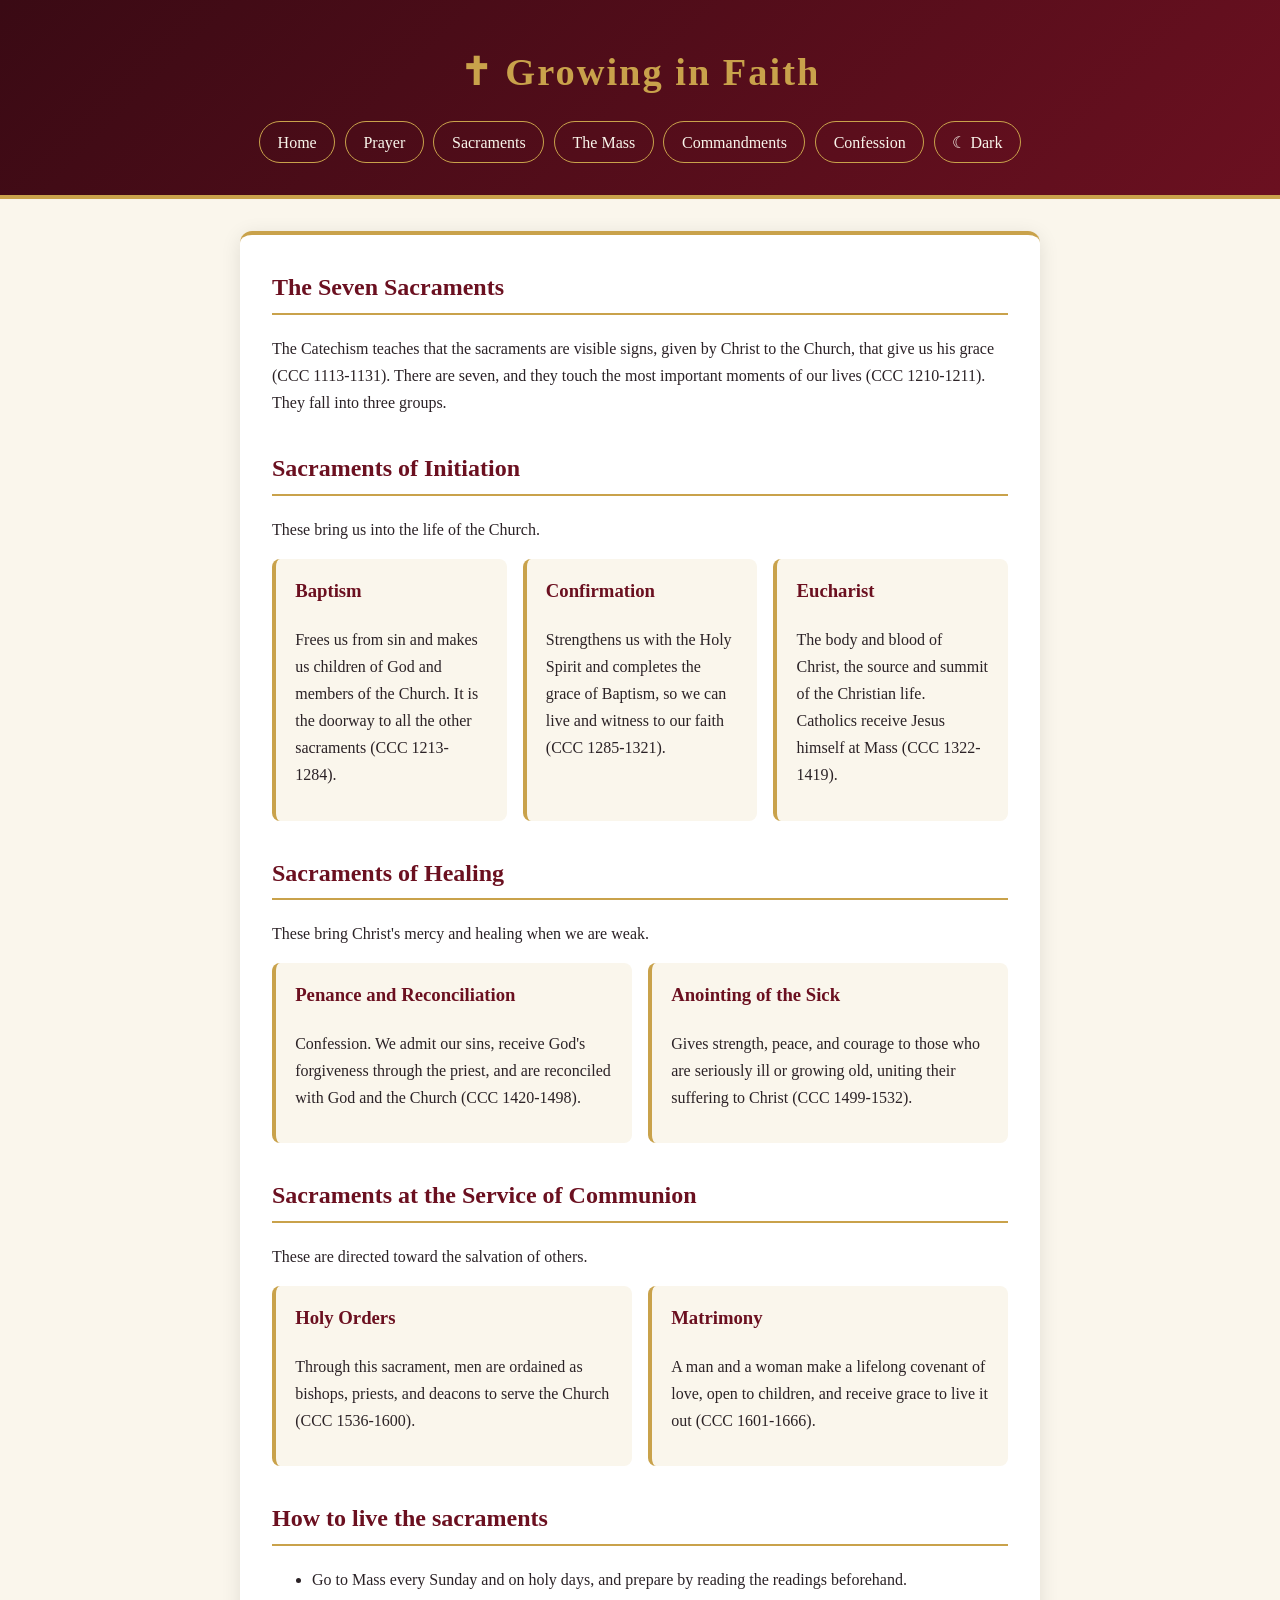
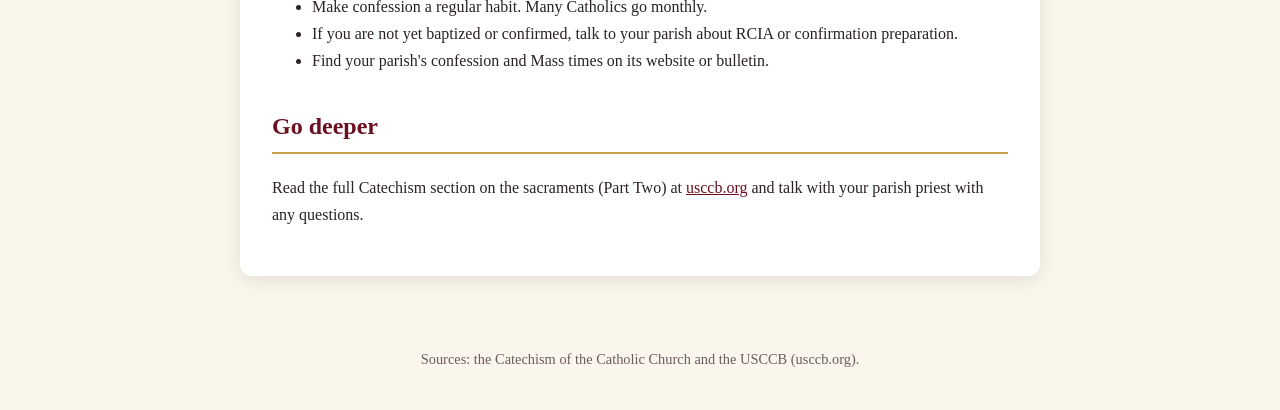
<file: sacraments.html>
<!DOCTYPE html>
<html lang="en">
<head>
  <meta charset="UTF-8">
  <meta name="viewport" content="width=device-width, initial-scale=1">
  <title>The Sacraments - Growing in Faith</title>
  <link rel="stylesheet" href="style.css">
</head>
<body>
  <header>
    <h1><span class="cross">&#10013;</span> Growing in Faith</h1>
    <nav>
      <a href="index.html">Home</a>
      <a href="prayer.html">Prayer</a>
      <a href="sacraments.html">Sacraments</a>
      <a href="mass.html">The Mass</a>
      <a href="commandments.html">Commandments</a>
      <a href="confession.html">Confession</a>
    </nav>
  </header>

  <main>
    <h2>The Seven Sacraments</h2>
    <p>The Catechism teaches that the sacraments are visible signs,
    given by Christ to the Church, that give us his grace (CCC 1113-1131).
    There are seven, and they touch the most important moments of our
    lives (CCC 1210-1211). They fall into three groups.</p>

    <h2>Sacraments of Initiation</h2>
    <p>These bring us into the life of the Church.</p>
    <div class="cards">
      <div class="card">
        <h3>Baptism</h3>
        <p>Frees us from sin and makes us children of God and members
        of the Church. It is the doorway to all the other sacraments
        (CCC 1213-1284).</p>
      </div>
      <div class="card">
        <h3>Confirmation</h3>
        <p>Strengthens us with the Holy Spirit and completes the grace
        of Baptism, so we can live and witness to our faith
        (CCC 1285-1321).</p>
      </div>
      <div class="card">
        <h3>Eucharist</h3>
        <p>The body and blood of Christ, the source and summit of the
        Christian life. Catholics receive Jesus himself at Mass
        (CCC 1322-1419).</p>
      </div>
    </div>

    <h2>Sacraments of Healing</h2>
    <p>These bring Christ's mercy and healing when we are weak.</p>
    <div class="cards">
      <div class="card">
        <h3>Penance and Reconciliation</h3>
        <p>Confession. We admit our sins, receive God's forgiveness
        through the priest, and are reconciled with God and the Church
        (CCC 1420-1498).</p>
      </div>
      <div class="card">
        <h3>Anointing of the Sick</h3>
        <p>Gives strength, peace, and courage to those who are seriously
        ill or growing old, uniting their suffering to Christ
        (CCC 1499-1532).</p>
      </div>
    </div>

    <h2>Sacraments at the Service of Communion</h2>
    <p>These are directed toward the salvation of others.</p>
    <div class="cards">
      <div class="card">
        <h3>Holy Orders</h3>
        <p>Through this sacrament, men are ordained as bishops, priests,
        and deacons to serve the Church (CCC 1536-1600).</p>
      </div>
      <div class="card">
        <h3>Matrimony</h3>
        <p>A man and a woman make a lifelong covenant of love, open to
        children, and receive grace to live it out
        (CCC 1601-1666).</p>
      </div>
    </div>

    <h2>How to live the sacraments</h2>
    <ul>
      <li>Go to Mass every Sunday and on holy days, and prepare by reading the readings beforehand.</li>
      <li>Make confession a regular habit. Many Catholics go monthly.</li>
      <li>If you are not yet baptized or confirmed, talk to your parish about RCIA or confirmation preparation.</li>
      <li>Find your parish's confession and Mass times on its website or bulletin.</li>
    </ul>

    <h2>Go deeper</h2>
    <p>Read the full Catechism section on the sacraments (Part Two) at
    <a href="https://www.usccb.org/sites/default/files/flipbooks/catechism/">usccb.org</a>
    and talk with your parish priest with any questions.</p>
  </main>

  <footer>
    <p>Sources: the Catechism of the Catholic Church and the USCCB (usccb.org).</p>
  </footer>
  <script src="theme.js"></script>
  <script src="animations.js"></script>
  <script src="effects.js"></script>
</body>
</html>
</file>
<file: style.css>
:root {
  --burgundy: #6b1020;
  --deep: #3a0a14;
  --gold: #c9a24b;
  --cream: #faf6ec;
  --ink: #2b2226;
}

* { box-sizing: border-box; }

body {
  margin: 0;
  font-family: Georgia, "Times New Roman", serif;
  background: var(--cream);
  color: var(--ink);
  line-height: 1.7;
}

header {
  background: linear-gradient(135deg, var(--deep), var(--burgundy));
  text-align: center;
  padding: 2.5rem 1rem 1rem;
  border-bottom: 4px solid var(--gold);
}

header h1 {
  color: var(--gold);
  margin: 0 0 1rem;
  font-size: 2.4rem;
  letter-spacing: 2px;
}

nav {
  display: flex;
  justify-content: center;
  flex-wrap: wrap;
  gap: 0.6rem;
  padding-bottom: 1rem;
}

nav a {
  color: var(--cream);
  text-decoration: none;
  padding: 0.4rem 1.1rem;
  border: 1px solid var(--gold);
  border-radius: 999px;
  transition: 0.2s;
}

nav a:hover {
  background: var(--gold);
  color: var(--deep);
}

main {
  max-width: 800px;
  margin: 2rem auto;
  padding: 2rem;
  background: #fff;
  border-radius: 12px;
  border-top: 4px solid var(--gold);
  box-shadow: 0 4px 20px rgba(0, 0, 0, 0.1);
}

h2 {
  color: var(--burgundy);
  border-bottom: 2px solid var(--gold);
  padding-bottom: 0.3rem;
  margin-top: 2rem;
}

main h2:first-child { margin-top: 0; }

h3 { color: var(--burgundy); }

a { color: var(--burgundy); }

.cards {
  display: grid;
  grid-template-columns: repeat(auto-fit, minmax(220px, 1fr));
  gap: 1rem;
}

.card {
  background: var(--cream);
  border-left: 4px solid var(--gold);
  border-radius: 8px;
  padding: 1rem 1.2rem;
}

.card h3 { margin-top: 0; }

footer {
  text-align: center;
  padding: 1.5rem;
  color: #6b5b60;
  font-size: 0.9rem;
}
.hero {
  text-align: center;
  max-width: 800px;
  margin: 2rem auto 0;
  padding: 2rem 1rem 0;
}

.hero h2 {
  border: none;
  font-size: 2rem;
  margin: 0 0 0.5rem;
}

.hero p {
  font-size: 1.15rem;
  margin: 0 auto 1.2rem;
  max-width: 560px;
}

.button {
  display: inline-block;
  margin: 0.3rem;
  padding: 0.7rem 1.4rem;
  background: var(--burgundy);
  color: var(--cream);
  text-decoration: none;
  border: 2px solid var(--gold);
  border-radius: 999px;
  font-weight: bold;
  transition: 0.2s;
}

.button:hover {
  background: var(--gold);
  color: var(--deep);
}

.daily {
  background: var(--cream);
  border-left: 4px solid var(--gold);
  border-radius: 8px;
  padding: 1rem 1.4rem;
  font-size: 1.1rem;
}

.daily .ref {
  color: var(--burgundy);
  font-weight: bold;
  margin-bottom: 0;
}

#search-box {
  width: 100%;
  padding: 0.7rem 1rem;
  font-size: 1rem;
  border: 2px solid var(--gold);
  border-radius: 999px;
  font-family: inherit;
}

#search-results a {
  display: block;
  margin-top: 0.5rem;
  padding: 0.6rem 1rem;
  background: var(--cream);
  border-left: 4px solid var(--gold);
  border-radius: 8px;
  text-decoration: none;
  font-weight: bold;
}

#checklist {
  list-style: none;
  padding: 0;
}

#checklist li {
  padding: 0.4rem 0;
}

#checklist input {
  transform: scale(1.3);
  margin-right: 0.5rem;
  accent-color: var(--burgundy);
}

.small {
  font-size: 0.9rem;
  color: #6b5b60;
}
/* ---------- Bolder hero banner ---------- */
.hero {
  max-width: none;
  margin: 0;
  padding: 3.5rem 1rem 3rem;
  background: radial-gradient(circle at top, #8a1a30 0%, var(--deep) 70%);
  color: var(--cream);
  border-bottom: 4px solid var(--gold);
}

.hero h2 {
  color: var(--gold);
  font-size: 2.4rem;
}

.hero .button {
  background: var(--gold);
  color: var(--deep);
  border-color: var(--gold);
}

.hero .button:hover {
  background: transparent;
  color: var(--gold);
}

/* ---------- Smooth effects ---------- */
main {
  animation: fadeUp 0.6s ease both;
}

@keyframes fadeUp {
  from { opacity: 0; transform: translateY(12px); }
  to { opacity: 1; transform: none; }
}

.card {
  transition: transform 0.2s, box-shadow 0.2s;
}

.card:hover {
  transform: translateY(-3px);
  box-shadow: 0 6px 16px rgba(0, 0, 0, 0.15);
}

/* ---------- Dark mode button ---------- */
.theme-toggle {
  color: var(--cream);
  background: transparent;
  padding: 0.4rem 1.1rem;
  border: 1px solid var(--gold);
  border-radius: 999px;
  font-family: inherit;
  font-size: 1rem;
  cursor: pointer;
  transition: 0.2s;
}

.theme-toggle:hover {
  background: var(--gold);
  color: var(--deep);
}

/* ---------- Dark mode colors ---------- */
[data-theme="dark"] body {
  background: #140c0f;
  color: #f1e9e4;
}

[data-theme="dark"] main {
  background: #221519;
  box-shadow: 0 4px 20px rgba(0, 0, 0, 0.5);
}

[data-theme="dark"] h2,
[data-theme="dark"] h3 {
  color: var(--gold);
}

[data-theme="dark"] main p a,
[data-theme="dark"] main li a,
[data-theme="dark"] #search-results a {
  color: #e8c877;
}

[data-theme="dark"] .card,
[data-theme="dark"] .daily,
[data-theme="dark"] #search-results a {
  background: #2d1c21;
}

[data-theme="dark"] .daily .ref {
  color: var(--gold);
}

[data-theme="dark"] #search-box {
  background: #2d1c21;
  color: #f1e9e4;
}

[data-theme="dark"] .small,
[data-theme="dark"] footer {
  color: #b9a9ad;
}

/* ---------- Phone layout ---------- */
@media (max-width: 600px) {
  header h1 { font-size: 1.7rem; }
  main { margin: 1rem; padding: 1.2rem; }
  .hero { padding: 2rem 1rem; }
  .hero h2 { font-size: 1.7rem; }
  nav a, .theme-toggle { padding: 0.35rem 0.8rem; font-size: 0.95rem; }
}
/* ---------- Scroll progress bar ---------- */
#progress {
  position: fixed;
  top: 0;
  left: 0;
  height: 4px;
  width: 0;
  background: var(--gold);
  z-index: 1000;
}

/* ---------- Scroll reveal ---------- */
.js-anim .reveal {
  opacity: 0;
  transform: translateY(24px);
  transition: opacity 0.6s ease, transform 0.6s ease;
}

.js-anim .reveal.visible {
  opacity: 1;
  transform: none;
}

/* ---------- Title glow ---------- */
header h1 {
  animation: glow 4s ease-in-out infinite;
}

@keyframes glow {
  0%, 100% { text-shadow: 0 0 0 rgba(201, 162, 75, 0); }
  50% { text-shadow: 0 0 18px rgba(201, 162, 75, 0.7); }
}

/* ---------- Hero animation ---------- */
.hero {
  background-size: 160% 160%;
  animation: drift 12s ease-in-out infinite alternate;
}

@keyframes drift {
  from { background-position: 30% 0; }
  to { background-position: 70% 30%; }
}

.hero h2 { animation: fadeUp 0.8s ease both; }
.hero p { animation: fadeUp 0.8s ease 0.2s both; }
.hero .button { animation: fadeUp 0.8s ease 0.4s both; }

/* ---------- Button shine ---------- */
.button {
  position: relative;
  overflow: hidden;
}

.button::after {
  content: "";
  position: absolute;
  top: 0;
  left: -75%;
  width: 50%;
  height: 100%;
  background: linear-gradient(120deg, transparent, rgba(255, 255, 255, 0.5), transparent);
  transform: skewX(-20deg);
}

.button:hover::after {
  animation: shine 0.7s;
}

@keyframes shine {
  to { left: 130%; }
}

/* ---------- Menu and checklist effects ---------- */
nav a:hover,
.theme-toggle:hover {
  transform: translateY(-2px);
}

#checklist li {
  transition: transform 0.2s;
}

#checklist li:hover {
  transform: translateX(5px);
}

#checklist input:checked {
  animation: pop 0.3s ease;
}

@keyframes pop {
  0% { transform: scale(1.3); }
  50% { transform: scale(1.8); }
  100% { transform: scale(1.3); }
}

/* ---------- Respect "reduce motion" settings ---------- */
@media (prefers-reduced-motion: reduce) {
  * {
    animation: none !important;
    transition: none !important;
  }
}
/* ---------- Side tabs ---------- */
.tabs-layout {
  display: flex;
  gap: 1.5rem;
  align-items: flex-start;
  margin-top: 1.5rem;
}

.tab-list {
  display: flex;
  flex-direction: column;
  gap: 0.6rem;
  flex: 0 0 150px;
  position: sticky;
  top: 1rem;
}

.tab-btn {
  font-family: inherit;
  font-size: 1.05rem;
  text-align: left;
  padding: 0.8rem 1rem;
  background: var(--cream);
  color: var(--burgundy);
  border: 2px solid var(--gold);
  border-radius: 10px;
  cursor: pointer;
  transition: 0.2s;
}

.tab-btn small {
  display: block;
  font-size: 0.8rem;
  opacity: 0.8;
}

.tab-btn:hover {
  transform: translateX(4px);
}

.tab-btn.active {
  background: var(--burgundy);
  color: var(--cream);
}

.tab-panel {
  display: none;
  flex: 1;
  min-width: 0;
}

.tab-panel.active {
  display: block;
  animation: fadeUp 0.5s ease both;
}

.tab-panel > h2:first-child {
  margin-top: 0;
}

.prayer-text {
  font-style: italic;
  background: var(--cream);
  border-left: 4px solid var(--gold);
  border-radius: 8px;
  padding: 0.8rem 1.2rem;
}

.card ul {
  margin: 0;
  padding-left: 1.1rem;
}

[data-theme="dark"] .tab-btn {
  background: #2d1c21;
  color: #e8c877;
}

[data-theme="dark"] .tab-btn.active {
  background: var(--burgundy);
  color: var(--cream);
}

[data-theme="dark"] .prayer-text {
  background: #2d1c21;
}

@media (max-width: 600px) {
  .tabs-layout { flex-direction: column; }
  .tab-list {
    flex-direction: row;
    flex: none;
    position: static;
    width: 100%;
  }
  .tab-btn { flex: 1; text-align: center; padding: 0.6rem 0.4rem; }
  .tab-btn:hover { transform: none; }
}
/* ---------- Theme switch animation ---------- */
::view-transition-old(root),
::view-transition-new(root) {
  animation: none;
  mix-blend-mode: normal;
}

::view-transition-old(root) { z-index: 1; }
::view-transition-new(root) { z-index: 2; }

/* Fallback: smooth color fade */
.theme-fading,
.theme-fading *,
.theme-fading *::before,
.theme-fading *::after {
  transition: background-color 0.6s ease, color 0.6s ease,
              border-color 0.6s ease, box-shadow 0.6s ease !important;
}

/* Spinning sun and moon icon */
.theme-toggle .icon {
  display: inline-block;
}

.theme-toggle.spin .icon {
  animation: spinIcon 0.7s ease;
}

@keyframes spinIcon {
  from { transform: rotate(0deg) scale(1); }
  50% { transform: rotate(180deg) scale(1.5); }
  to { transform: rotate(360deg) scale(1); }
}
/* ---------- Page fade between pages ---------- */
body {
  animation: pageIn 0.5s ease both;
}

@keyframes pageIn {
  from { opacity: 0; }
  to { opacity: 1; }
}

body.leaving {
  animation: pageOut 0.3s ease forwards;
}

@keyframes pageOut {
  to { opacity: 0; transform: translateY(-8px); }
}

/* ---------- Hero sparkles ---------- */
.hero {
  position: relative;
  overflow: hidden;
}

.hero > *:not(.sparkle) {
  position: relative;
  z-index: 1;
}

.sparkle {
  position: absolute;
  bottom: -10px;
  border-radius: 50%;
  background: var(--gold);
  box-shadow: 0 0 8px var(--gold);
  opacity: 0;
  pointer-events: none;
  animation: floatUp linear infinite;
}

@keyframes floatUp {
  0% { transform: translateY(0) scale(0.6); opacity: 0; }
  15% { opacity: 0.9; }
  100% { transform: translateY(-340px) scale(1.2); opacity: 0; }
}

/* ---------- Button ripple ---------- */
.ripple {
  position: absolute;
  border-radius: 50%;
  background: rgba(255, 255, 255, 0.55);
  transform: scale(0);
  animation: ripple 0.6s ease-out;
  pointer-events: none;
}

@keyframes ripple {
  to { transform: scale(4); opacity: 0; }
}

/* ---------- Back to top button ---------- */
#to-top {
  position: fixed;
  right: 1.2rem;
  bottom: 1.2rem;
  width: 46px;
  height: 46px;
  border-radius: 50%;
  border: 2px solid var(--gold);
  background: var(--burgundy);
  color: var(--gold);
  font-size: 1.3rem;
  cursor: pointer;
  opacity: 0;
  transform: translateY(20px);
  pointer-events: none;
  transition: 0.3s;
  z-index: 999;
}

#to-top.show {
  opacity: 1;
  transform: none;
  pointer-events: auto;
}

#to-top:hover {
  background: var(--gold);
  color: var(--deep);
}

/* ---------- Swaying cross ---------- */
.cross {
  display: inline-block;
  transform-origin: 50% 90%;
  animation: sway 5s ease-in-out infinite;
}

@keyframes sway {
  0%, 100% { transform: rotate(-6deg); }
  50% { transform: rotate(6deg); }
}
</file>
